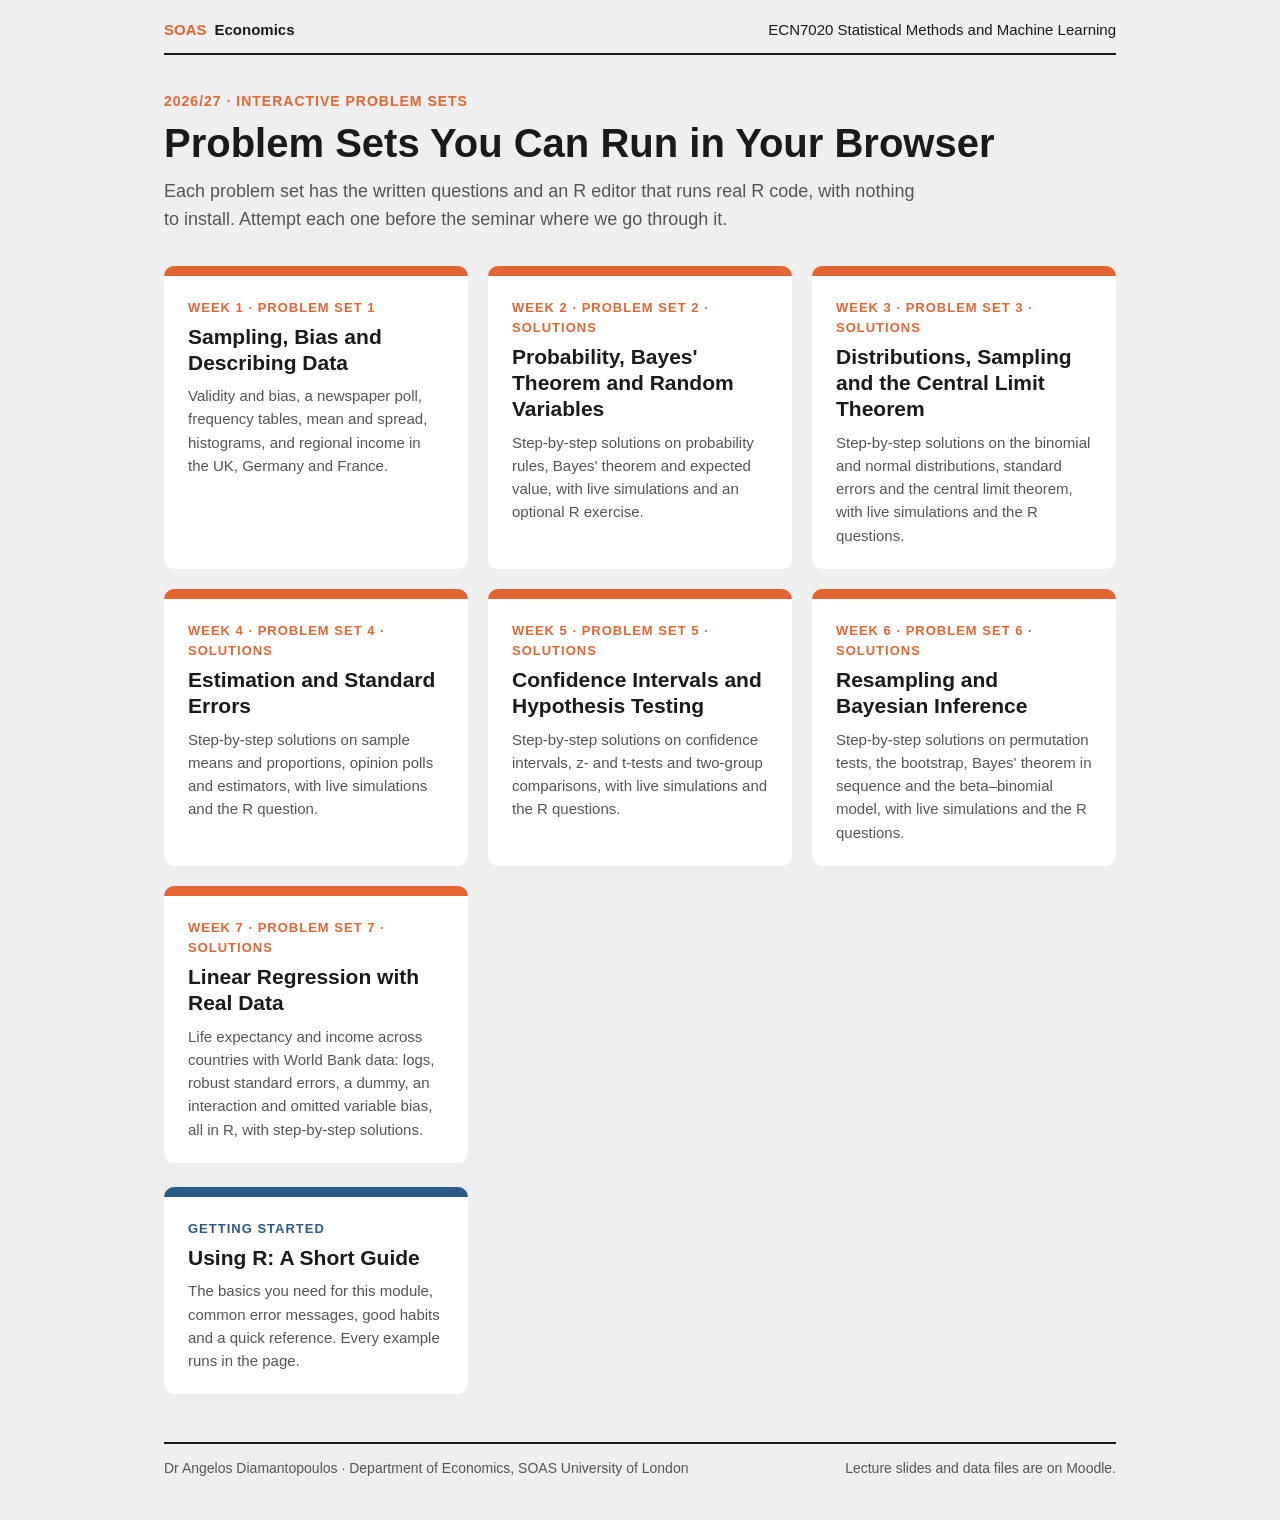
<file: index.html>
<!DOCTYPE html>
<html lang="en">
<head>
<meta charset="UTF-8">
<meta name="viewport" content="width=device-width, initial-scale=1.0">
<title>ECN7020 Interactive Problem Sets — SOAS Economics</title>
<link rel="stylesheet" href="assets/seminar.css?v=4">
</head>
<body>
<div class="wrap">
  <div class="topline">
    <div class="brand">SOAS<span>Economics</span></div>
    <div class="module">ECN7020 Statistical Methods and Machine Learning</div>
  </div>
  <header class="hero">
    <div class="eyebrow">2026/27 · Interactive problem sets</div>
    <h1>Problem Sets You Can Run in Your Browser</h1>
    <p class="lead">Each problem set has the written questions and an R editor that runs real R code, with nothing to install. Attempt each one before the seminar where we go through it.</p>
  </header>

  <!-- To add a problem set: copy a card, change the link and the text, and remove class "soon". -->
  <div class="cards">
    <a class="card" href="ps1/">
      <div class="week">Week 1 · Problem Set 1</div>
      <h3>Sampling, Bias and Describing Data</h3>
      <p>Validity and bias, a newspaper poll, frequency tables, mean and spread, histograms, and regional income in the UK, Germany and France.</p>
    </a>
    <a class="card" href="ps2/">
      <div class="week">Week 2 · Problem Set 2 · Solutions</div>
      <h3>Probability, Bayes' Theorem and Random Variables</h3>
      <p>Step-by-step solutions on probability rules, Bayes' theorem and expected value, with live simulations and an optional R exercise.</p>
    </a>
    <a class="card" href="ps3/">
      <div class="week">Week 3 · Problem Set 3 · Solutions</div>
      <h3>Distributions, Sampling and the Central Limit Theorem</h3>
      <p>Step-by-step solutions on the binomial and normal distributions, standard errors and the central limit theorem, with live simulations and the R questions.</p>
    </a>
    <a class="card" href="ps4/">
      <div class="week">Week 4 · Problem Set 4 · Solutions</div>
      <h3>Estimation and Standard Errors</h3>
      <p>Step-by-step solutions on sample means and proportions, opinion polls and estimators, with live simulations and the R question.</p>
    </a>
    <a class="card" href="ps5/">
      <div class="week">Week 5 · Problem Set 5 · Solutions</div>
      <h3>Confidence Intervals and Hypothesis Testing</h3>
      <p>Step-by-step solutions on confidence intervals, z- and t-tests and two-group comparisons, with live simulations and the R questions.</p>
    </a>
    <a class="card" href="ps6/">
      <div class="week">Week 6 · Problem Set 6 · Solutions</div>
      <h3>Resampling and Bayesian Inference</h3>
      <p>Step-by-step solutions on permutation tests, the bootstrap, Bayes' theorem in sequence and the beta–binomial model, with live simulations and the R questions.</p>
    </a>
    <a class="card" href="ps7/">
      <div class="week">Week 7 · Problem Set 7 · Solutions</div>
      <h3>Linear Regression with Real Data</h3>
      <p>Life expectancy and income across countries with World Bank data: logs, robust standard errors, a dummy, an interaction and omitted variable bias, all in R, with step-by-step solutions.</p>
    </a>
  </div>

  <div class="cards">
    <a class="card" href="r-guide/" style="border-top-color:#2A5A88">
      <div class="week" style="color:#2A5A88">Getting started</div>
      <h3>Using R: A Short Guide</h3>
      <p>The basics you need for this module, common error messages, good habits and a quick reference. Every example runs in the page.</p>
    </a>
  </div>

  <footer>
    <span>Dr Angelos Diamantopoulos · Department of Economics, SOAS University of London</span>
    <span>Lecture slides and data files are on Moodle.</span>
  </footer>
</div>
</body>
</html>
</file>
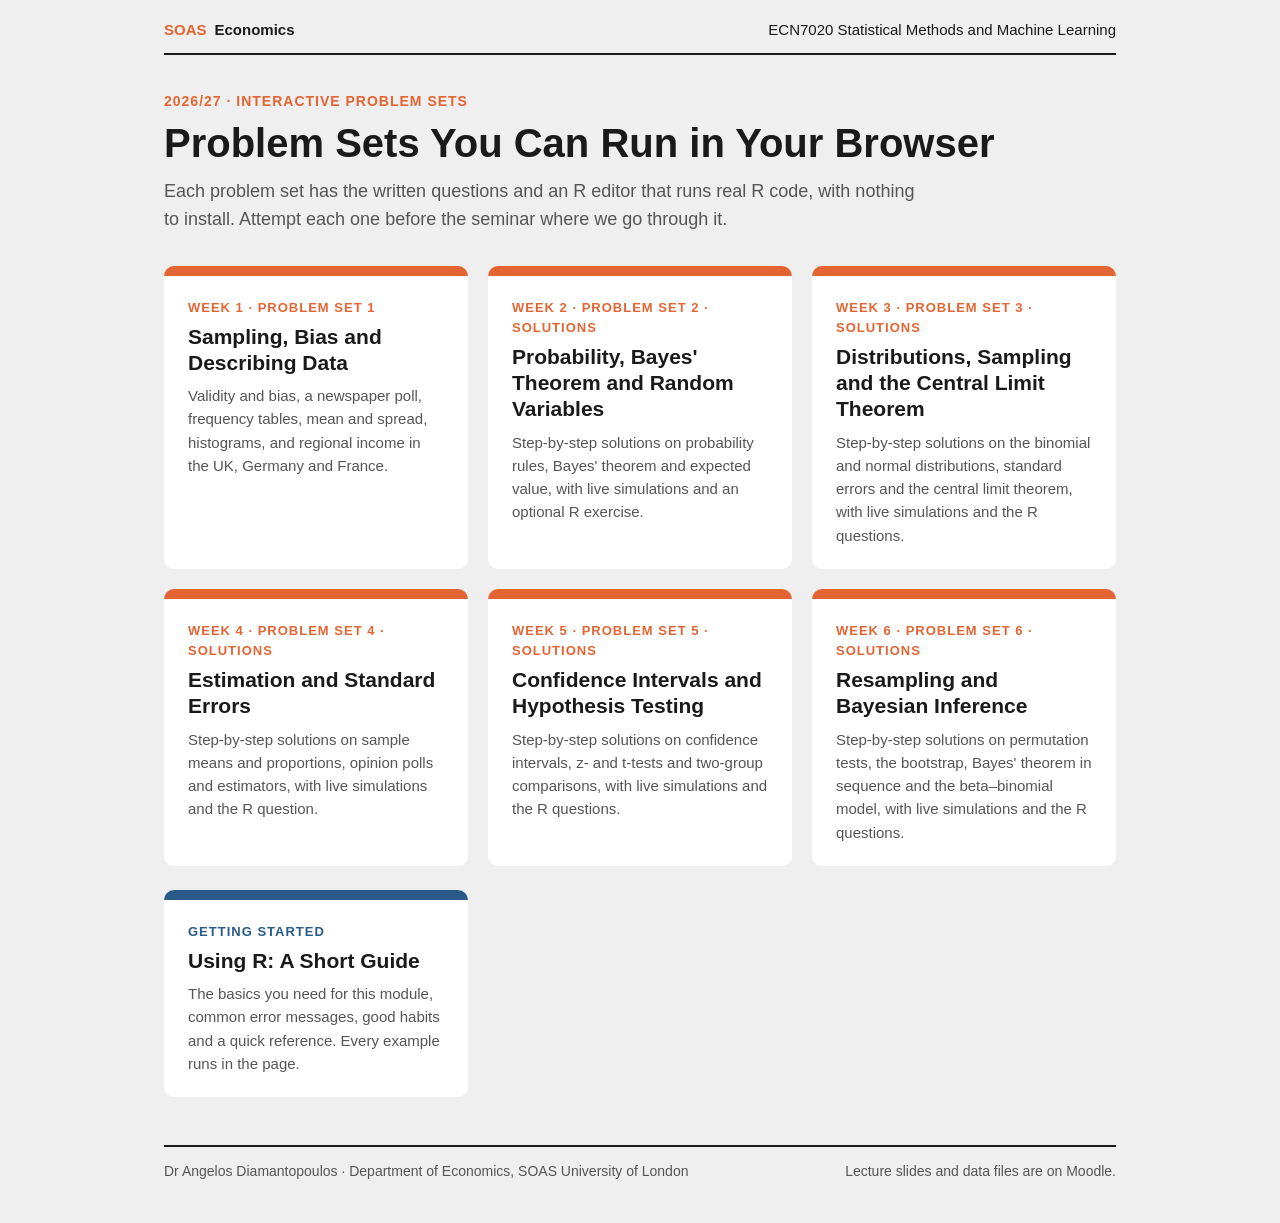
<file: index (1).html>
<!DOCTYPE html>
<html lang="en">
<head>
<meta charset="UTF-8">
<meta name="viewport" content="width=device-width, initial-scale=1.0">
<title>ECN7020 Interactive Problem Sets — SOAS Economics</title>
<link rel="stylesheet" href="assets/seminar.css?v=4">
</head>
<body>
<div class="wrap">
  <div class="topline">
    <div class="brand">SOAS<span>Economics</span></div>
    <div class="module">ECN7020 Statistical Methods and Machine Learning</div>
  </div>
  <header class="hero">
    <div class="eyebrow">2026/27 · Interactive problem sets</div>
    <h1>Problem Sets You Can Run in Your Browser</h1>
    <p class="lead">Each problem set has the written questions and an R editor that runs real R code, with nothing to install. Attempt each one before the seminar where we go through it.</p>
  </header>

  <!-- To add a problem set: copy a card, change the link and the text, and remove class "soon". -->
  <div class="cards">
    <a class="card" href="ps1/">
      <div class="week">Week 1 · Problem Set 1</div>
      <h3>Sampling, Bias and Describing Data</h3>
      <p>Validity and bias, a newspaper poll, frequency tables, mean and spread, histograms, and regional income in the UK, Germany and France.</p>
    </a>
    <a class="card" href="ps2/">
      <div class="week">Week 2 · Problem Set 2 · Solutions</div>
      <h3>Probability, Bayes' Theorem and Random Variables</h3>
      <p>Step-by-step solutions on probability rules, Bayes' theorem and expected value, with live simulations and an optional R exercise.</p>
    </a>
    <a class="card" href="ps3/">
      <div class="week">Week 3 · Problem Set 3 · Solutions</div>
      <h3>Distributions, Sampling and the Central Limit Theorem</h3>
      <p>Step-by-step solutions on the binomial and normal distributions, standard errors and the central limit theorem, with live simulations and the R questions.</p>
    </a>
    <a class="card" href="ps4/">
      <div class="week">Week 4 · Problem Set 4 · Solutions</div>
      <h3>Estimation and Standard Errors</h3>
      <p>Step-by-step solutions on sample means and proportions, opinion polls and estimators, with live simulations and the R question.</p>
    </a>
    <a class="card" href="ps5/">
      <div class="week">Week 5 · Problem Set 5 · Solutions</div>
      <h3>Confidence Intervals and Hypothesis Testing</h3>
      <p>Step-by-step solutions on confidence intervals, z- and t-tests and two-group comparisons, with live simulations and the R questions.</p>
    </a>
    <a class="card" href="ps6/">
      <div class="week">Week 6 · Problem Set 6 · Solutions</div>
      <h3>Resampling and Bayesian Inference</h3>
      <p>Step-by-step solutions on permutation tests, the bootstrap, Bayes' theorem in sequence and the beta–binomial model, with live simulations and the R questions.</p>
    </a>
  </div>

  <div class="cards">
    <a class="card" href="r-guide/" style="border-top-color:#2A5A88">
      <div class="week" style="color:#2A5A88">Getting started</div>
      <h3>Using R: A Short Guide</h3>
      <p>The basics you need for this module, common error messages, good habits and a quick reference. Every example runs in the page.</p>
    </a>
  </div>

  <footer>
    <span>Dr Angelos Diamantopoulos · Department of Economics, SOAS University of London</span>
    <span>Lecture slides and data files are on Moodle.</span>
  </footer>
</div>
</body>
</html>
</file>
<file: assets/seminar.css>
/* ECN7020 interactive problem sets — shared styles.
   Matches the lecture slides: grey page, Arial, orange accent, blue / green / peach cards. */
:root {
  --page: #EFEFEF; --ink: #1A1A1A; --orange: #E36533; --grey: #555555;
  --white: #FFFFFF; --line: #D6D6D6;
  --blue-bg: #E1EBF5; --blue: #2A5A88;
  --green-bg: #E4F0DE; --green: #3C6E2F;
  --peach-bg: #FBE9E1;
  --code-bg: #1A1A1A; --code-ink: #F5F5F5; --code-comment: #9AA0A6;
  --mono: Consolas, Menlo, "Courier New", monospace;
  --radius: 10px;
}
* { box-sizing: border-box; margin: 0; padding: 0; }
body { font-family: Arial, Helvetica, sans-serif; font-size: 16px; line-height: 1.55; color: var(--ink); background: var(--page); }
a { color: var(--blue); }
.wrap { max-width: 1000px; margin: 0 auto; padding: 0 24px; }

/* Slide-style header: SOAS Economics left, module right, black rule */
.topline { display: flex; justify-content: space-between; align-items: baseline; gap: 16px; padding: 18px 0 12px; border-bottom: 2px solid var(--ink); font-size: 15px; }
.topline .brand { font-weight: 700; color: var(--orange); white-space: nowrap; }
.topline .brand span { color: var(--ink); margin-left: 8px; }
.topline .module { text-align: right; }
.hero { padding: 36px 0 8px; }
.eyebrow { font-size: 14px; font-weight: 700; letter-spacing: 1px; text-transform: uppercase; color: var(--orange); }
.hero h1 { font-size: 40px; line-height: 1.12; font-weight: 700; margin: 8px 0 12px; }
.hero p.lead { font-size: 18px; color: var(--grey); max-width: 760px; }

.status { display: inline-flex; align-items: center; gap: 10px; margin-top: 18px; padding: 9px 16px; border-radius: 999px; font-size: 14px; font-weight: 700; background: var(--white); border: 2px solid var(--line); }
.status .dot { width: 10px; height: 10px; border-radius: 50%; background: var(--orange); animation: pulse 1.4s infinite; }
.status.ready { border-color: var(--green); color: var(--green); }
.status.ready .dot { background: var(--green); animation: none; }
.status.error { border-color: #B3261E; color: #B3261E; }
.status.error .dot { background: #B3261E; animation: none; }
@keyframes pulse { 0%, 100% { opacity: 1; } 50% { opacity: 0.25; } }

.progress { position: sticky; top: 0; z-index: 5; background: var(--page); padding: 14px 0 12px; margin-top: 18px; }
.progress .row { display: flex; justify-content: space-between; align-items: center; font-size: 14px; color: var(--grey); margin-bottom: 6px; }
.progress .bar { height: 8px; background: var(--white); border-radius: 999px; overflow: hidden; }
.progress .fill { height: 100%; width: 0; background: var(--orange); border-radius: 999px; transition: width 0.3s ease; }
.linkbtn { background: none; border: none; font: inherit; font-size: 14px; color: var(--grey); text-decoration: underline; cursor: pointer; }

.note { background: var(--blue-bg); border-radius: var(--radius); padding: 16px 20px; margin: 10px 0 8px; font-size: 15px; }
.note b { color: var(--blue); }
code { font-family: var(--mono); font-size: 0.92em; background: rgba(0, 0, 0, 0.07); padding: 1px 5px; border-radius: 4px; }

/* Section divider, like the slides' orange-bar dividers */
.section { display: flex; gap: 20px; margin: 44px 0 18px; }
.section .barmark { flex: 0 0 12px; background: var(--orange); border-radius: 2px; }
.section h2 { font-size: 30px; line-height: 1.15; margin: 4px 0 6px; }
.section p { color: var(--grey); max-width: 780px; }
.section .body { flex: 1; min-width: 0; }
.section table { margin-top: 14px; }

table.data { border-collapse: collapse; background: var(--white); border-radius: var(--radius); overflow: hidden; font-size: 15px; }
table.data th { background: var(--ink); color: var(--white); text-align: right; padding: 8px 16px; }
table.data td { text-align: right; padding: 7px 16px; border-top: 1px solid var(--page); }
table.data th:first-child, table.data td:first-child { text-align: left; }
.datalist { background: var(--white); border-radius: var(--radius); padding: 14px 18px; margin-top: 14px; font-family: var(--mono); font-size: 15px; }

/* Step cards */
.step { scroll-margin-top: 72px; background: var(--white); border-radius: var(--radius); margin-bottom: 22px; overflow: hidden; }
.step-head { display: flex; align-items: center; gap: 14px; padding: 16px 22px 0; }
.step-num { flex: 0 0 34px; height: 34px; border-radius: 50%; background: var(--orange); color: var(--white); font-weight: 700; font-size: 15px; display: flex; align-items: center; justify-content: center; }
.step.done .step-num { background: var(--green); }
.step-title { flex: 1; font-size: 20px; font-weight: 700; line-height: 1.25; }
.step-tag { font-size: 12px; font-weight: 700; letter-spacing: 1px; text-transform: uppercase; color: var(--grey); white-space: nowrap; }
.step-body { padding: 12px 22px 20px; }
.step-desc { margin-bottom: 14px; }
.step-desc ol, .step-desc ul { margin: 8px 0 0 22px; }
.step-desc li { margin-bottom: 4px; }

.hints { display: flex; flex-wrap: wrap; gap: 8px; margin-bottom: 10px; }
.hint-btn { font: inherit; font-size: 14px; font-weight: 700; padding: 7px 14px; border-radius: 999px; border: 2px solid var(--line); background: var(--white); color: var(--grey); cursor: pointer; }
.hint-btn:disabled { opacity: 0.5; cursor: not-allowed; }
.hint-btn:not(:disabled):hover { border-color: var(--orange); color: var(--orange); }
.hint-btn.active { background: var(--ink); border-color: var(--ink); color: var(--white); }
.hint-btn .timer { font-family: var(--mono); font-weight: 400; margin-left: 6px; }
.hint { display: none; border-radius: var(--radius); padding: 14px 18px; margin-bottom: 12px; font-size: 15px; }
.hint.show { display: block; }
.hint.h1 { background: var(--blue-bg); }
.hint.h2 { background: var(--green-bg); }
.hint.h3 { background: var(--peach-bg); }
.hint .label { display: block; font-size: 12px; font-weight: 700; letter-spacing: 1px; text-transform: uppercase; margin-bottom: 4px; }
.hint.h1 .label { color: var(--blue); }
.hint.h2 .label { color: var(--green); }
.hint.h3 .label { color: var(--orange); }
.hint pre { background: var(--code-bg); color: var(--code-ink); font-family: var(--mono); font-size: 14px; line-height: 1.5; padding: 12px 14px; border-radius: 8px; margin-top: 6px; overflow-x: auto; white-space: pre-wrap; }
.hint ul, .hint ol { margin: 4px 0 0 20px; }
.hint li { margin-bottom: 4px; }

/* R editor: dark panel like the code slides */
.editor { border-radius: 8px; overflow: hidden; background: var(--code-bg); margin-bottom: 12px; }
.editor-bar { display: flex; justify-content: space-between; align-items: center; padding: 8px 12px; border-bottom: 1px solid #3A3A3A; }
.editor-bar span { font-family: var(--mono); font-size: 12px; letter-spacing: 1px; color: var(--code-comment); }
.run-btn { font: inherit; font-size: 14px; font-weight: 700; padding: 6px 16px; border: none; border-radius: 6px; background: var(--orange); color: var(--white); cursor: pointer; }
.run-btn:disabled { opacity: 0.5; cursor: not-allowed; }
.editor textarea { display: block; width: 100%; min-height: 110px; border: none; resize: vertical; background: var(--code-bg); color: var(--code-ink); font-family: var(--mono); font-size: 14px; line-height: 1.5; padding: 12px 14px; }
.CodeMirror { height: auto; min-height: 96px; font-family: var(--mono); font-size: 14px; line-height: 1.5; background: var(--code-bg); color: var(--code-ink); }
.CodeMirror-scroll { min-height: 96px; }
.CodeMirror-gutters { background: var(--code-bg); border-right: 1px solid #3A3A3A; }
.CodeMirror-linenumber { color: #6F7377; }
.CodeMirror-cursor { border-left: 2px solid var(--code-ink); }
.CodeMirror-selected, .CodeMirror-focused .CodeMirror-selected { background: #3D4A5C; }
.cm-s-default .cm-comment { color: var(--code-comment); }
.cm-s-default .cm-string { color: #F2B59A; }
.cm-s-default .cm-number { color: #A9CBEA; }
.cm-s-default .cm-keyword, .cm-s-default .cm-builtin { color: #F08A5D; }
.cm-s-default .cm-variable, .cm-s-default .cm-variable-2, .cm-s-default .cm-variable-3, .cm-s-default .cm-def, .cm-s-default .cm-operator, .cm-s-default .cm-atom { color: var(--code-ink); }

.output { display: none; background: var(--page); border-radius: 8px; padding: 12px 14px; font-family: var(--mono); font-size: 14px; line-height: 1.5; white-space: pre-wrap; word-break: break-word; overflow-x: auto; }
.output.show { display: block; }
.output.err { background: #FBE4E2; color: #8C1D18; }
.plots { margin-top: 10px; }
.plots canvas { max-width: 100%; height: auto; border-radius: 8px; border: 1px solid var(--line); background: var(--white); }

/* Written answers */
.answer { display: block; width: 100%; min-height: 110px; resize: vertical; font: inherit; font-size: 15px; padding: 12px 14px; border: 2px solid var(--line); border-radius: 8px; background: var(--white); color: var(--ink); margin-bottom: 10px; }
.answer:focus, .editor textarea:focus { outline: 3px solid var(--blue); outline-offset: 1px; }
.done-row { display: flex; align-items: center; gap: 8px; font-size: 15px; color: var(--grey); }
.done-row input { width: 18px; height: 18px; accent-color: var(--green); }

footer { margin: 48px 0 0; padding: 14px 0 40px; border-top: 2px solid var(--ink); font-size: 14px; color: var(--grey); display: flex; justify-content: space-between; gap: 16px; flex-wrap: wrap; }

/* Landing page */
.cards { display: grid; grid-template-columns: repeat(auto-fill, minmax(280px, 1fr)); gap: 20px; margin: 24px 0; }
.card { display: block; background: var(--white); border-radius: var(--radius); padding: 22px 24px; text-decoration: none; color: var(--ink); border-top: 10px solid var(--orange); }
.card.soon { border-top-color: var(--line); color: var(--grey); }
.card .week { font-size: 13px; font-weight: 700; letter-spacing: 1px; text-transform: uppercase; color: var(--orange); }
.card.soon .week { color: var(--grey); }
.card h3 { font-size: 21px; line-height: 1.25; margin: 6px 0 8px; }
.card p { font-size: 15px; color: var(--grey); }
a.card:hover { outline: 3px solid var(--orange); }

@media (max-width: 640px) {
  .hero h1 { font-size: 30px; }
  .topline { font-size: 13px; }
  .step-head, .step-body { padding-left: 16px; padding-right: 16px; }
  .step-tag { display: none; }
}
@media (prefers-reduced-motion: reduce) { .status .dot { animation: none; } .progress .fill { transition: none; } }

/* Reading cards and tables (R guide) */
.prose p { margin-bottom: 10px; }
.prose ul, .prose ol { margin: 0 0 10px 22px; }
.prose li { margin-bottom: 5px; }
.prose pre { background: var(--code-bg); color: var(--code-ink); font-family: var(--mono); font-size: 14px; line-height: 1.5; padding: 12px 14px; border-radius: 8px; margin: 6px 0 12px; overflow-x: auto; white-space: pre-wrap; }
.prose table { border-collapse: collapse; width: 100%; font-size: 15px; margin: 6px 0 10px; }
.prose th { background: var(--ink); color: var(--white); text-align: left; padding: 8px 12px; }
.prose td { padding: 8px 12px; border-top: 1px solid var(--page); vertical-align: top; }
.prose td:first-child { white-space: nowrap; }
.tablewrap { overflow-x: auto; }
@media (max-width: 640px) { .prose td:first-child { white-space: normal; } }

/* R quick guide: a side panel students can keep open while they work */
.qg-open { position: fixed; right: 20px; bottom: 20px; z-index: 20; font: inherit; font-size: 15px; font-weight: 700; padding: 12px 20px; border: none; border-radius: 999px; background: var(--ink); color: var(--white); cursor: pointer; box-shadow: 0 4px 14px rgba(0, 0, 0, 0.25); }
.qg-open:hover { background: var(--orange); }
.qg-panel { position: fixed; top: 0; right: 0; bottom: 0; z-index: 30; width: min(460px, 100vw); background: var(--white); border-left: 2px solid var(--ink); overflow-y: auto; box-shadow: -6px 0 24px rgba(0, 0, 0, 0.18); }
.qg-panel[hidden] { display: none; }
.qg-close { position: sticky; top: 0; display: block; width: 100%; text-align: right; font: inherit; font-size: 14px; font-weight: 700; padding: 12px 20px; border: none; border-bottom: 1px solid var(--line); background: var(--white); color: var(--ink); cursor: pointer; }
.qg-close:hover { color: var(--orange); }
.qg-body { padding: 18px 22px 40px; font-size: 15px; }
.qg-body h2 { font-size: 26px; line-height: 1.15; margin-bottom: 6px; }
.qg-body .qg-lead { color: var(--grey); }
.qg-body h3 { font-size: 13px; font-weight: 700; letter-spacing: 1px; text-transform: uppercase; color: var(--orange); margin: 22px 0 8px; }
.qg-body td:first-child { white-space: normal; width: 44%; }
.qg-open:focus-visible, .qg-close:focus-visible, .hint-btn:focus-visible, .run-btn:focus-visible { outline: 3px solid var(--blue); outline-offset: 2px; }
/* On a wide screen the page moves over, so the panel does not cover the work */
@media (min-width: 1180px) { body.qg-is-open { padding-right: 460px; } body.qg-is-open .qg-open { display: none; } }

/* ---- Worked solutions revealed step by step (Problem Set 2 onwards) ---- */
.soltools { display: flex; flex-wrap: wrap; align-items: center; gap: 8px; margin: 14px 0 4px; }
.tool-btn { font: inherit; font-size: 14px; font-weight: 700; padding: 8px 16px; border-radius: 999px; border: 2px solid var(--ink); background: var(--white); color: var(--ink); cursor: pointer; }
.tool-btn:hover, .tool-btn[aria-pressed="true"] { background: var(--ink); color: var(--white); }
.soltools-tip { font-size: 13px; color: var(--grey); margin-left: 4px; }
kbd { font-family: var(--mono); font-size: 12px; background: var(--white); border: 1px solid var(--line); border-bottom-width: 2px; border-radius: 4px; padding: 0 5px; }
.sol-label { flex: 0 0 auto; min-width: 44px; height: 34px; padding: 0 12px; border-radius: 999px; background: var(--orange); color: var(--white); font-weight: 700; font-size: 15px; display: flex; align-items: center; justify-content: center; }
.step.sol.complete .sol-label { background: var(--green); }
.sol-q { font-size: 17px; margin-bottom: 14px; }
.sol-q p { margin-bottom: 8px; }
.sol-box { border: 2px solid var(--line); border-radius: var(--radius); padding: 12px 16px 6px; background: #FAFAFA; }
.sol-box.active { border-color: var(--orange); }
.sol-box:focus { outline: none; }
.sol-box:focus-visible { outline: 3px solid var(--blue); outline-offset: 2px; }
.sol-bar { display: flex; justify-content: space-between; align-items: center; flex-wrap: wrap; gap: 8px; margin-bottom: 8px; }
.sol-count { font-size: 12px; font-weight: 700; letter-spacing: 1px; text-transform: uppercase; color: var(--grey); }
.sol-btns { display: flex; gap: 6px; flex-wrap: wrap; }
.sol-btn { font: inherit; font-size: 14px; font-weight: 700; padding: 6px 14px; border-radius: 6px; border: 2px solid var(--line); background: var(--white); color: var(--grey); cursor: pointer; }
.sol-btn.next { background: var(--orange); border-color: var(--orange); color: var(--white); }
.sol-btn:disabled { opacity: 0.45; cursor: default; }
.sol-btn:not(:disabled):hover { border-color: var(--orange); }
.sol-steps { list-style: none; }
.sol-step { display: none; border-radius: 8px; padding: 10px 14px; margin-bottom: 10px; background: var(--white); border-left: 6px solid var(--blue); }
.sol-step.show { display: block; animation: solin 0.35s ease; }
.sol-step:nth-child(4n+2) { border-left-color: var(--green); }
.sol-step:nth-child(4n+3) { border-left-color: var(--orange); }
.sol-step:nth-child(4n+4) { border-left-color: var(--ink); }
.sol-k { font-size: 12px; font-weight: 700; letter-spacing: 1px; text-transform: uppercase; color: var(--grey); margin-bottom: 4px; }
.sol-b p { margin-bottom: 6px; }
.sol-b ul { margin: 2px 0 6px 20px; }
.sol-b .katex-display { margin: 6px 0; overflow-x: auto; overflow-y: hidden; padding: 2px 0; }
.sol-b .answer-line { display: inline-block; background: var(--peach-bg); border-radius: 6px; padding: 4px 10px; font-weight: 700; margin-top: 2px; }
table.ptab { border-collapse: collapse; background: var(--white); font-size: 15px; margin: 6px 0; }
table.ptab th, table.ptab td { border: 1px solid var(--line); padding: 6px 12px; text-align: center; }
table.ptab th { background: var(--ink); color: var(--white); }
table.ptab td:first-child, table.ptab th:first-child { text-align: left; }
table.ptab td.new { background: var(--peach-bg); font-weight: 700; }
table.ptab td.blank { color: #BBB; }
@keyframes solin { from { opacity: 0; transform: translateY(6px); } to { opacity: 1; transform: none; } }

/* ---- Live simulations ---- */
.sim-open { font: inherit; font-size: 15px; font-weight: 700; margin-top: 14px; padding: 9px 16px; border-radius: 8px; border: 2px solid var(--blue); background: var(--blue-bg); color: var(--blue); cursor: pointer; }
.sim-open:hover { background: var(--blue); color: var(--white); }
.sim-holder { margin-top: 12px; }
.sim { background: var(--white); border: 2px solid var(--blue-bg); border-radius: var(--radius); padding: 14px 16px; }
.sim-intro { font-size: 15px; margin-bottom: 10px; }
.sim-controls { display: flex; flex-wrap: wrap; gap: 8px; align-items: center; margin-bottom: 10px; }
.sim-btn { font: inherit; font-size: 14px; font-weight: 700; padding: 7px 16px; border-radius: 6px; border: none; background: var(--blue); color: var(--white); cursor: pointer; }
.sim-btn.reset { background: var(--white); color: var(--blue); border: 2px solid var(--blue); }
.sim-btn:disabled { opacity: 0.45; cursor: default; }
.sim-speed { font-size: 14px; color: var(--grey); margin-left: 6px; }
.sim-speed select { font: inherit; font-size: 14px; padding: 4px 6px; border-radius: 6px; border: 2px solid var(--line); background: var(--white); }
.sim-stats { display: flex; flex-wrap: wrap; gap: 8px; margin-bottom: 10px; }
.sim-stats > div { background: var(--page); border-radius: 8px; padding: 6px 12px; min-width: 104px; }
.sim-stats .sl { display: block; font-size: 11px; font-weight: 700; letter-spacing: 1px; text-transform: uppercase; color: var(--grey); }
.sim-stats .sv { font-family: var(--mono); font-size: 20px; font-weight: 700; }
.sim-stats .s-est { color: var(--blue); }
.sim-stats .s-t { color: var(--orange); }
.sim-canvas canvas { display: block; width: 100%; height: 280px; }
.sim-strip { display: flex; flex-wrap: wrap; gap: 3px; margin-top: 8px; min-height: 14px; }
.sim-strip i, .sim-legend i { display: inline-block; width: 12px; height: 12px; border-radius: 3px; }
i.hit { background: var(--orange); }
i.miss { background: var(--blue); }
i.out { background: var(--white); border: 2px solid var(--line); }
.sim-legend { display: flex; flex-wrap: wrap; gap: 14px; font-size: 13px; color: var(--grey); margin-top: 6px; }
.sim-legend i { vertical-align: -1px; margin-right: 5px; }
.sim-last { font-family: var(--mono); font-size: 14px; color: var(--grey); margin-top: 6px; }
.sim-msg { font-size: 15px; margin-top: 10px; padding: 8px 12px; border-radius: 8px; background: var(--green-bg); }

/* Presentation mode: larger text for projecting in class */
body.present { font-size: 20px; }
body.present .wrap { max-width: 1240px; }
body.present .sol-q { font-size: 23px; }
body.present .sol-b, body.present .sol-k { font-size: 22px; }
body.present .sol-k { font-size: 15px; }
body.present .step-title { font-size: 25px; }
body.present table.ptab { font-size: 20px; }
body.present .sim-canvas canvas { height: 380px; }
body.present .sim-stats .sv { font-size: 26px; }
body.present .qg-open { display: none; }
@media (prefers-reduced-motion: reduce) { .sol-step.show { animation: none; } }
@media (max-width: 640px) { .soltools-tip { display: none; } .sim-canvas canvas { height: 220px; } }
</file>
